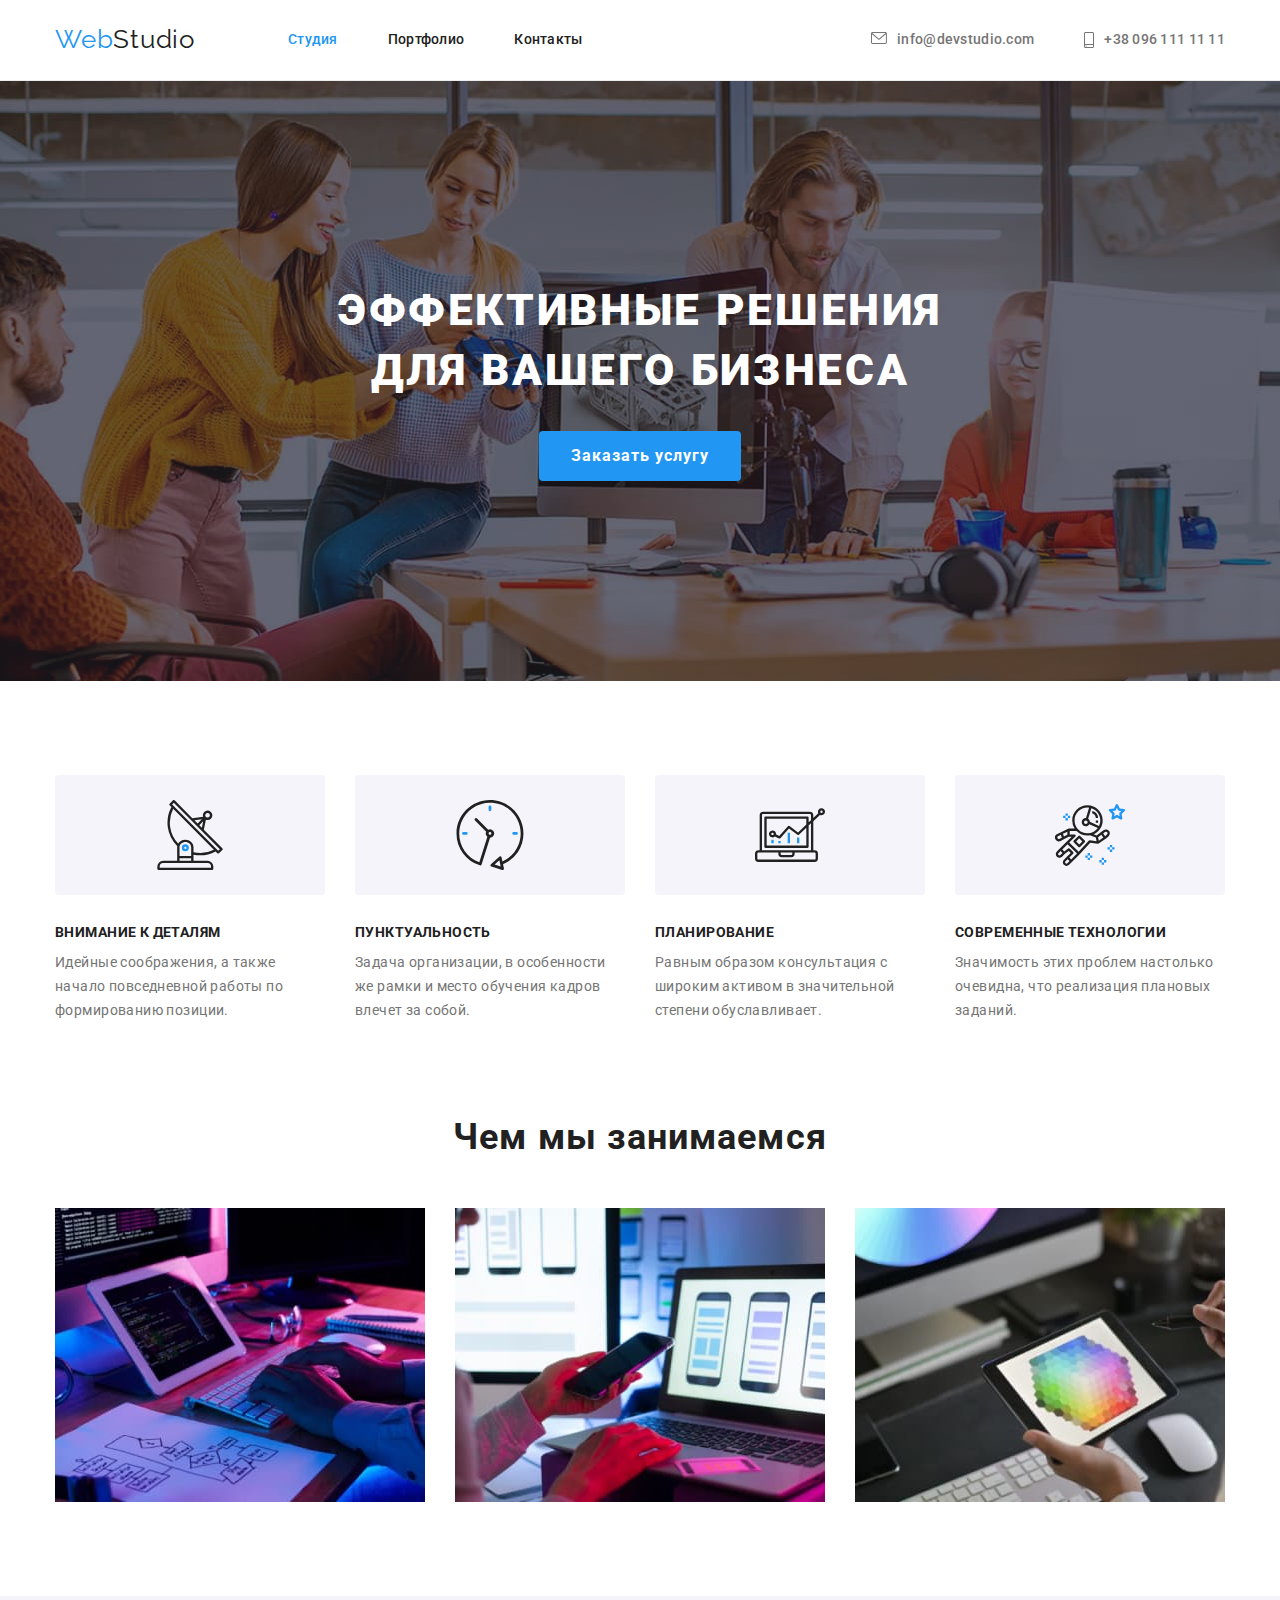
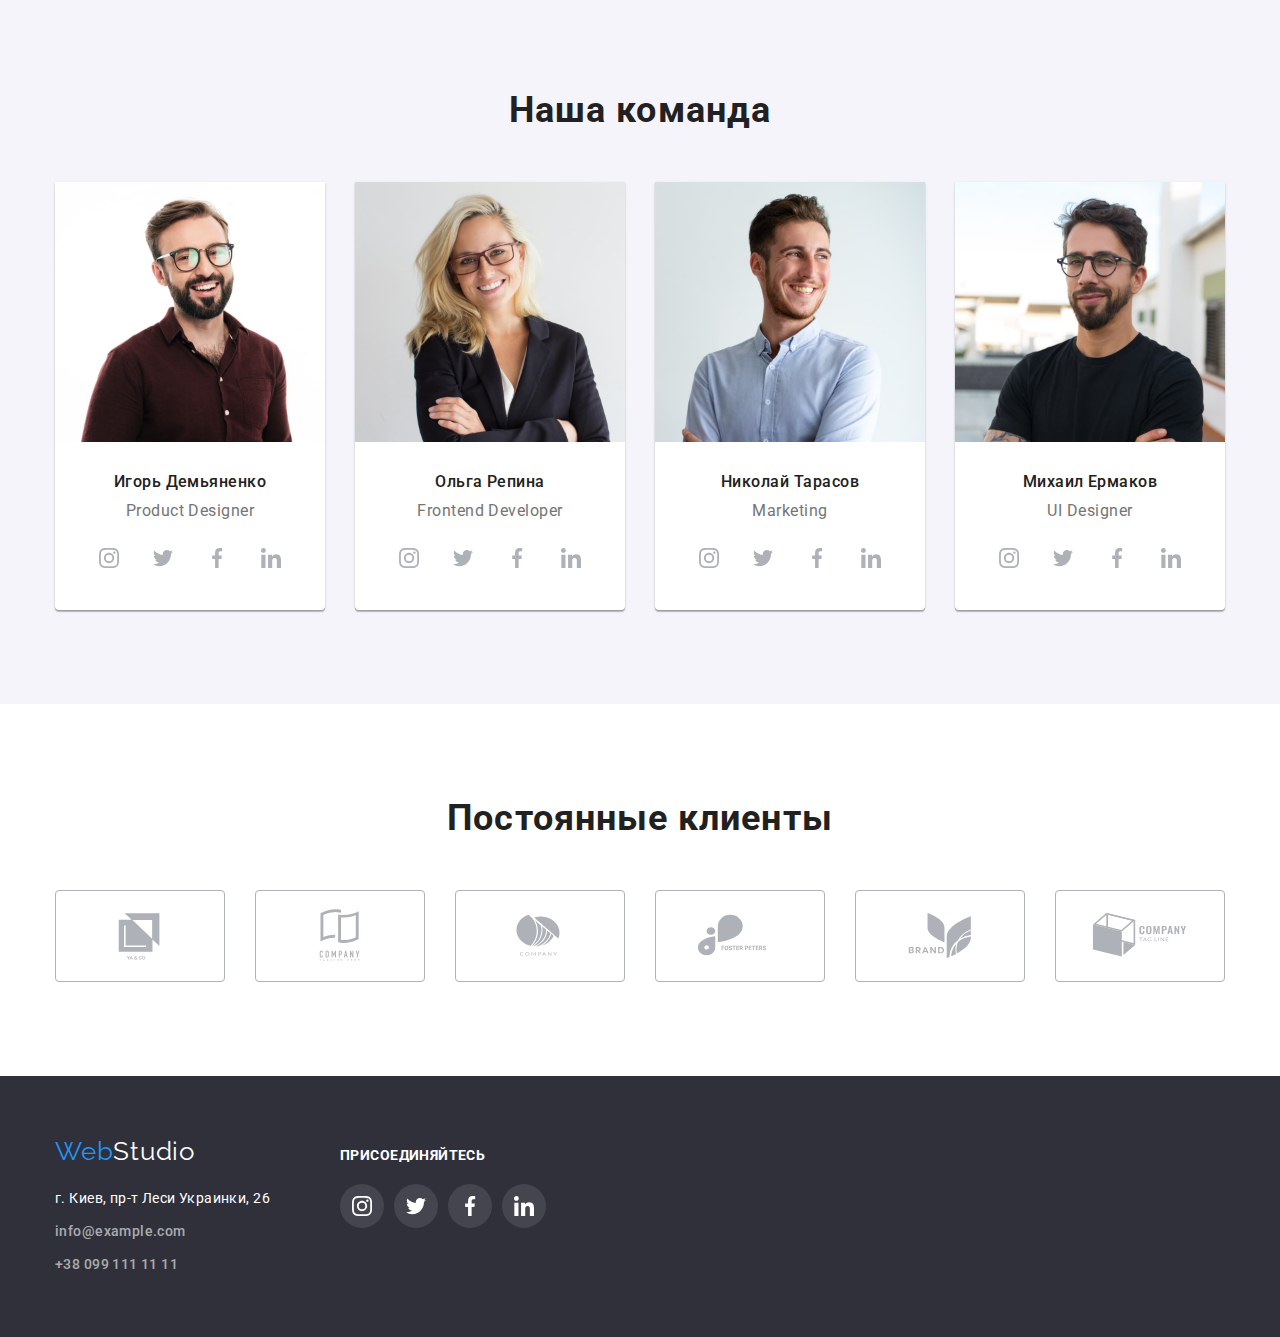
<file: index.html>
<!DOCTYPE html>
<html lang="ru">
  <head>
    <meta charset="UTF-8" />
    <meta http-equiv="X-UA-Compatible" content="IE=edge" />
    <meta name="viewport" content="width=device-width, initial-scale=1.0" />
    <title>Студия</title>
    <link
      rel="stylesheet"
      href="https://cdnjs.cloudflare.com/ajax/libs/modern-normalize/1.0.0/modern-normalize.min.css"
    />
    <link
      href="https://fonts.googleapis.com/css2?family=Raleway:wght@700&family=Roboto:wght@400;500;700;900&display=swap"
      rel="stylesheet"
    />
    <link rel="stylesheet" href="./css/styles.css" />
  </head>

  <body>
    <header class="head">
      <div class="container">
        <div class="head-nav">
          <a class="logo link" lang="en" href="./index.html"
            >Web<span class="logo-studio">Studio</span></a
          >
          <nav class="nav">
            <ul class="nav-link">
              <li class="item">
                <a class="nav link current-page" href="./index.html">Студия</a>
              </li>
              <li class="item">
                <a class="nav link" href="./portfolio.html">Портфолио</a>
              </li>
              <li class="item">
                <a class="nav link" href="#contacts">Контакты</a>
              </li>
            </ul>
          </nav>
          <ul class="nav-contact">
            <li class="item">
              <a class="contact link" href="mailto:info@devstudio.com">
                <svg class="contact-icon" width="16" height="12">
                  <use href="./images/icons.svg#icon-envelope"></use>
                </svg>
                info@devstudio.com</a
              >
            </li>
            <li class="item">
              <a class="contact link" href="tel:+380961111111">
                <svg class="contact-icon" width="10" height="16">
                  <use href="./images/icons.svg#icon-smartphone"></use>
                </svg>
                +38 096 111 11 11</a
              >
            </li>
          </ul>
        </div>
      </div>
    </header>

    <main class="main">
      <section class="hero section">
        <div class="container">
          <h1 class="text-hero">Эффективные решения для вашего бизнеса</h1>
          <button class="button" type="button">Заказать услугу</button>
        </div>
      </section>
      <section class="advantages section">
        <h2 class="visually-hidden">Наши преимущества</h2>
        <div class="container">
          <ul class="list">
            <li class="item">
              <div class="icon">
                <svg width="70" height="70">
                  <use href="./images/icons.svg#icon-antenna"></use>
                </svg>
              </div>
              <h3 class="secondary-header">Внимание к деталям</h3>
              <p class="description">
                Идейные соображения, а также начало повседневной работы по формированию позиции.
              </p>
            </li>
            <li class="item">
              <div class="icon">
                <svg width="70" height="70">
                  <use href="./images/icons.svg#icon-clock"></use>
                </svg>
              </div>
              <h3 class="secondary-header">Пунктуальность</h3>
              <p class="description">
                Задача организации, в особенности же рамки и место обучения кадров влечет за собой.
              </p>
            </li>
            <li class="item">
              <div class="icon">
                <svg width="70" height="70">
                  <use href="./images/icons.svg#icon-diagram"></use>
                </svg>
              </div>
              <h3 class="secondary-header">Планирование</h3>
              <p class="description">
                Равным образом консультация с широким активом в значительной степени обуславливает.
              </p>
            </li>
            <li class="item">
              <div class="icon">
                <svg width="70" height="70">
                  <use href="./images/icons.svg#icon-astronaut"></use>
                </svg>
              </div>
              <h3 class="secondary-header">Современные технологии</h3>
              <p class="description">
                Значимость этих проблем настолько очевидна, что реализация плановых заданий.
              </p>
            </li>
          </ul>
        </div>
      </section>
      <section class="what-we-do section">
        <div class="container">
          <h2 class="section-header">Чем мы занимаемся</h2>
          <ul class="images">
            <li class="img">
              <img
                src="./images/whatwedo/img-comp.jpg"
                alt="Работа с компьютером"
                width="370"
                height="294"
              />
            </li>
            <li class="img">
              <img
                src="./images/whatwedo/img-phone.jpg"
                alt="Работа с телефоном"
                width="370"
                height="294"
              />
            </li>
            <li class="img">
              <img
                src="./images/whatwedo/img-tablet.jpg"
                alt="Работа с планшетом"
                width="370"
                height="294"
              />
            </li>
          </ul>
        </div>
      </section>

      <section class="team section">
        <div class="container">
          <h2 class="section-header">Наша команда</h2>
          <ul class="team-list">
            <li class="teammate">
              <img
                src="./images/team/igor-demianenko.jpg"
                alt="Игорь Демьяненко"
                width="270"
                height="260"
              />
              <h3 class="name">Игорь Демьяненко</h3>
              <p class="profession" lang="en">Product Designer</p>
              <ul class="social list">
                <li class="social-item">
                  <a class="social-link link" href="">
                    <svg class="social-icon" width="20" height="20">
                      <use href="./images/icons.svg#icon-instagram"></use>
                    </svg>
                  </a>
                </li>
                <li class="social-item">
                  <a class="social-link link" href="">
                    <svg class="social-icon" width="20" height="20">
                      <use href="./images/icons.svg#icon-twitter"></use>
                    </svg>
                  </a>
                </li>
                <li class="social-item">
                  <a class="social-link link" href="">
                    <svg class="social-icon" width="20" height="20">
                      <use href="./images/icons.svg#icon-facebook"></use>
                    </svg>
                  </a>
                </li>
                <li class="social-item">
                  <a class="social-link link" href="">
                    <svg class="social-icon" width="20" height="20">
                      <use href="./images/icons.svg#icon-linkedin"></use>
                    </svg>
                  </a>
                </li>
              </ul>
            </li>
            <li class="teammate">
              <img
                src="./images/team/olga-repina.jpg"
                alt="Ольга Репина"
                width="270"
                height="260"
              />
              <h3 class="name">Ольга Репина</h3>
              <p class="profession" lang="en">Frontend Developer</p>
              <ul class="social list">
                <li class="social-item">
                  <a class="social-link link" href="">
                    <svg class="social-icon" width="20" height="20">
                      <use href="./images/icons.svg#icon-instagram"></use>
                    </svg>
                  </a>
                </li>
                <li class="social-item">
                  <a class="social-link link" href="">
                    <svg class="social-icon" width="20" height="20">
                      <use href="./images/icons.svg#icon-twitter"></use>
                    </svg>
                  </a>
                </li>
                <li class="social-item">
                  <a class="social-link link" href="">
                    <svg class="social-icon" width="20" height="20">
                      <use href="./images/icons.svg#icon-facebook"></use>
                    </svg>
                  </a>
                </li>
                <li class="social-item">
                  <a class="social-link link" href="">
                    <svg class="social-icon" width="20" height="20">
                      <use href="./images/icons.svg#icon-linkedin"></use>
                    </svg>
                  </a>
                </li>
              </ul>
            </li>
            <li class="teammate">
              <img
                src="./images/team/nikolay-tarasov.jpg"
                alt="Николай Тарасов"
                width="270"
                height="260"
              />
              <h3 class="name">Николай Тарасов</h3>
              <p class="profession" lang="en">Marketing</p>
              <ul class="social list">
                <li class="social-item">
                  <a class="social-link link" href="">
                    <svg class="social-icon" width="20" height="20">
                      <use href="./images/icons.svg#icon-instagram"></use>
                    </svg>
                  </a>
                </li>
                <li class="social-item">
                  <a class="social-link link" href="">
                    <svg class="social-icon" width="20" height="20">
                      <use href="./images/icons.svg#icon-twitter"></use>
                    </svg>
                  </a>
                </li>
                <li class="social-item">
                  <a class="social-link link" href="">
                    <svg class="social-icon" width="20" height="20">
                      <use href="./images/icons.svg#icon-facebook"></use>
                    </svg>
                  </a>
                </li>
                <li class="social-item">
                  <a class="social-link link" href="">
                    <svg class="social-icon" width="20" height="20">
                      <use href="./images/icons.svg#icon-linkedin"></use>
                    </svg>
                  </a>
                </li>
              </ul>
            </li>
            <li class="teammate">
              <img
                src="./images/team/mikhail-ermakov.jpg"
                alt="Михаил Ермаков"
                width="270"
                height="260"
              />
              <h3 class="name">Михаил Ермаков</h3>
              <p class="profession" lang="en">UI Designer</p>
              <ul class="social list">
                <li class="social-item">
                  <a class="social-link link" href="">
                    <svg class="social-icon" width="20" height="20">
                      <use href="./images/icons.svg#icon-instagram"></use>
                    </svg>
                  </a>
                </li>
                <li class="social-item">
                  <a class="social-link link" href="">
                    <svg class="social-icon" width="20" height="20">
                      <use href="./images/icons.svg#icon-twitter"></use>
                    </svg>
                  </a>
                </li>
                <li class="social-item">
                  <a class="social-link link" href="">
                    <svg class="social-icon" width="20" height="20">
                      <use href="./images/icons.svg#icon-facebook"></use>
                    </svg>
                  </a>
                </li>
                <li class="social-item">
                  <a class="social-link link" href="">
                    <svg class="social-icon" width="20" height="20">
                      <use href="./images/icons.svg#icon-linkedin"></use>
                    </svg>
                  </a>
                </li>
              </ul>
            </li>
          </ul>
        </div>
      </section>
      <section class="section">
        <div class="container">
          <h2 class="section-header">Постоянные клиенты</h2>
          <ul class="clients list">
            <li class="clients-item">
              <a class="client link" href="">
                <svg class="client-icon" width="106" height="60">
                  <use href="./images/icons.svg#icon-logo-first"></use>
                </svg>
              </a>
            </li>
            <li class="clients-item">
              <a class="client link" href="">
                <svg class="client-icon" width="106" height="60">
                  <use href="./images/icons.svg#icon-logo-second"></use>
                </svg>
              </a>
            </li>
            <li class="clients-item">
              <a class="client link" href="">
                <svg class="client-icon" width="106" height="60">
                  <use href="./images/icons.svg#icon-logo-third"></use>
                </svg>
              </a>
            </li>
            <li class="clients-item">
              <a class="client link" href="">
                <svg class="client-icon" width="106" height="60">
                  <use href="./images/icons.svg#icon-logo-fourth"></use>
                </svg>
              </a>
            </li>
            <li class="clients-item">
              <a class="client link" href="">
                <svg class="client-icon" width="106" height="60">
                  <use href="./images/icons.svg#icon-logo-fifth"></use>
                </svg>
              </a>
            </li>
            <li class="clients-item">
              <a class="client link" href="">
                <svg class="client-icon" width="106" height="60">
                  <use href="./images/icons.svg#icon-logo-sixth"></use>
                </svg>
              </a>
            </li>
          </ul>
        </div>
      </section>
    </main>

    <footer class="footer">
      <h2 class="visually-hidden">Футер</h2>
      <div class="container">
        <div>
          <a class="logo link" lang="en" href="./index.html"
            >Web<span class="logo-studio">Studio</span></a
          >
          <address class="footer-address" id="contacts">
            <ul>
              <li>
                <a
                  class="address link"
                  href="https://goo.gl/maps/GVKszzcCuVBAkBWa6"
                  target="_blank"
                  rel="noopener noreferrer"
                  >г. Киев, пр-т Леси Украинки, 26</a
                >
              </li>
              <li>
                <a class="contact link" href="mailto:info@example.com">info@example.com</a>
              </li>
              <li>
                <a class="contact link" href="tel:+380991111111">+38 099 111 11 11</a>
              </li>
            </ul>
          </address>
        </div>
        <div>
          <h3 class="secondary-header">присоединяйтесь</h3>
          <ul class="social list">
            <li class="social-item">
              <a class="social-link-footer link" href="">
                <svg class="social-icon-footer" width="20" height="20">
                  <use href="./images/icons.svg#icon-instagram"></use>
                </svg>
              </a>
            </li>
            <li class="social-item">
              <a class="social-link-footer link" href="">
                <svg class="social-icon-footer" width="20" height="20">
                  <use href="./images/icons.svg#icon-twitter"></use>
                </svg>
              </a>
            </li>
            <li class="social-item">
              <a class="social-link-footer link" href="">
                <svg class="social-icon-footer" width="20" height="20">
                  <use href="./images/icons.svg#icon-facebook"></use>
                </svg>
              </a>
            </li>
            <li class="social-item">
              <a class="social-link-footer link" href="">
                <svg class="social-icon-footer" width="20" height="20">
                  <use href="./images/icons.svg#icon-linkedin"></use>
                </svg>
              </a>
            </li>
          </ul>
        </div>
      </div>
    </footer>
  </body>
</html>
</file>
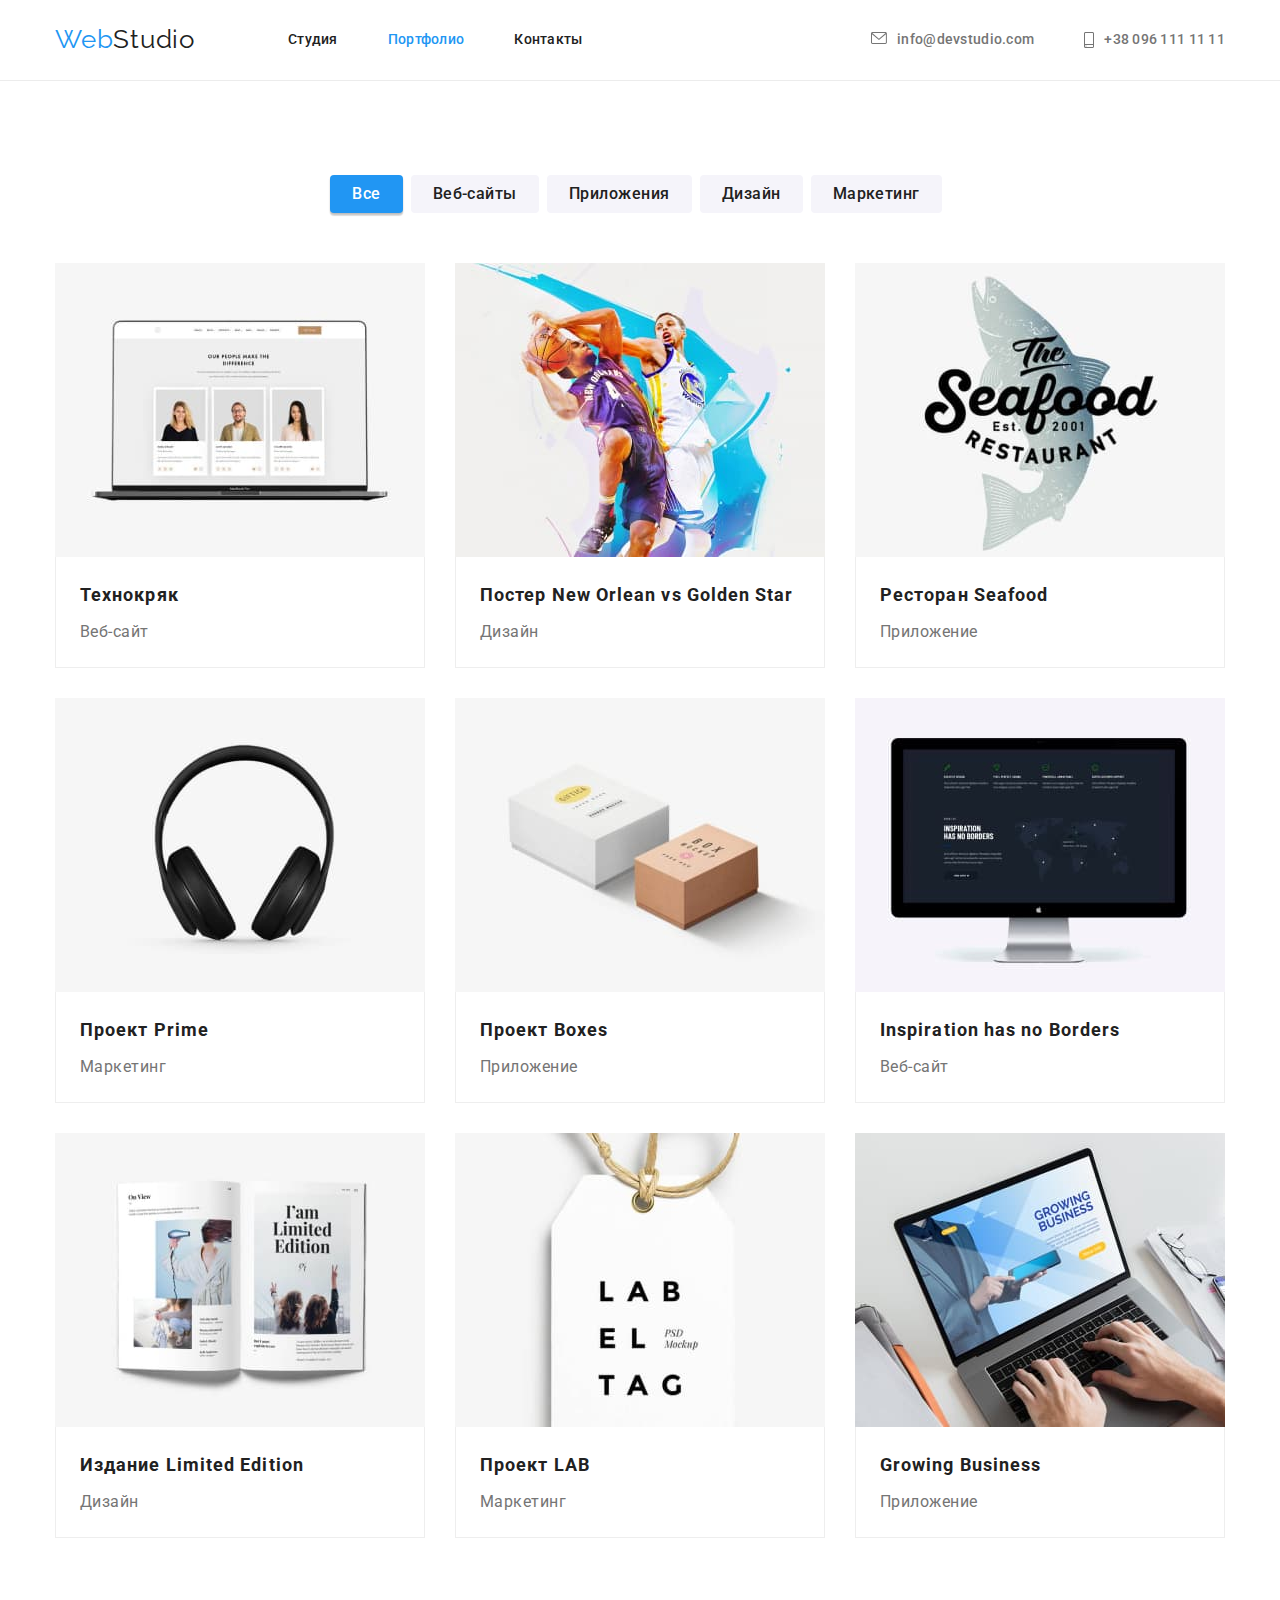
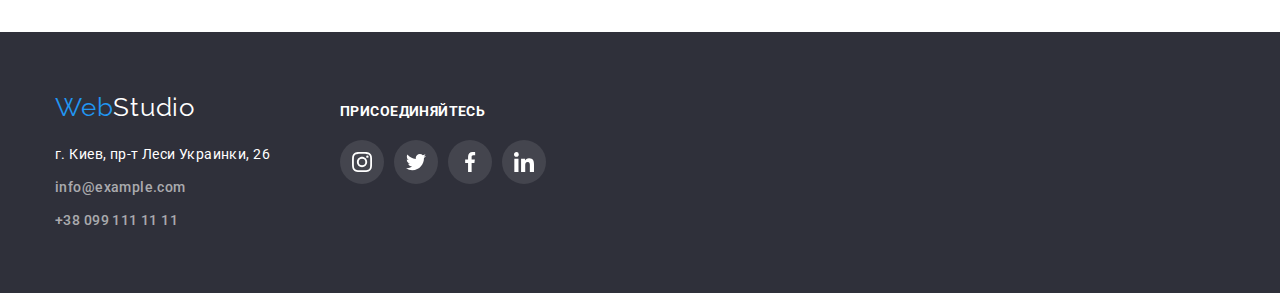
<file: portfolio.html>
<!DOCTYPE html>
<html lang="ru">
  <head>
    <meta charset="UTF-8" />
    <meta http-equiv="X-UA-Compatible" content="IE=edge" />
    <meta name="viewport" content="width=device-width, initial-scale=1.0" />
    <title>Студия</title>
    <link
      rel="stylesheet"
      href="https://cdnjs.cloudflare.com/ajax/libs/modern-normalize/1.0.0/modern-normalize.min.css"
    />
    <link
      href="https://fonts.googleapis.com/css2?family=Raleway:wght@700&family=Roboto:wght@400;500;700;900&display=swap"
      rel="stylesheet"
    />
    <link rel="stylesheet" href="./css/styles.css" />
  </head>

  <body>
    <header class="head">
      <div class="container">
        <div class="head-nav">
          <a class="logo link" lang="en" href="./index.html"
            >Web<span class="logo-studio">Studio</span></a
          >
          <nav class="nav">
            <ul class="nav-link">
              <li class="item">
                <a class="nav link" href="./index.html">Студия</a>
              </li>
              <li class="item">
                <a class="nav link current-page" href="./portfolio.html">Портфолио</a>
              </li>
              <li class="item">
                <a class="nav link" href="#contacts">Контакты</a>
              </li>
            </ul>
          </nav>
          <ul class="nav-contact">
            <li class="item">
              <a class="contact link" href="mailto:info@devstudio.com">
                <svg class="contact-icon" width="16" height="12">
                  <use href="./images/icons.svg#icon-envelope"></use>
                </svg>
                info@devstudio.com</a
              >
            </li>
            <li class="item">
              <a class="contact link" href="tel:+380961111111">
                <svg class="contact-icon" width="10" height="16">
                  <use href="./images/icons.svg#icon-smartphone"></use>
                </svg>
                +38 096 111 11 11</a
              >
            </li>
          </ul>
        </div>
      </div>
    </header>

    <main>
      <section class="section">
        <div class="container">
          <h1 class="visually-hidden">Портфолио</h1>
          <ul class="filter">
            <li class="item">
              <button class="filter-button active" type="button">Все</button>
            </li>
            <li class="item">
              <button class="filter-button" type="button">Веб-сайты</button>
            </li>
            <li class="item">
              <button class="filter-button" type="button">Приложения</button>
            </li>
            <li class="item">
              <button class="filter-button" type="button">Дизайн</button>
            </li>
            <li class="item">
              <button class="filter-button" type="button">Маркетинг</button>
            </li>
          </ul>
          <ul class="work-list">
            <li class="item">
              <a class="link" href="">
                <img
                  src="./images/portfolio/img-techno.jpg"
                  alt="Страница сайта с командой"
                  width="370"
                  height="294"
                />
                <div class="text-project">
                  <h2 class="project">Технокряк</h2>
                  <p class="project-description">Веб-сайт</p>
                </div>
              </a>
            </li>
            <li class="item">
              <a class="link" href="">
                <img
                  src="./images/portfolio/img-basketball.jpg"
                  alt="Баскетболисты"
                  width="370"
                  height="294"
                />
                <div class="text-project">
                  <h2 class="project">Постер New Orlean vs Golden Star</h2>
                  <p class="project-description">Дизайн</p>
                </div>
              </a>
            </li>
            <li class="item">
              <a class="link" href="">
                <img
                  src="./images/portfolio/img-seafood.jpg"
                  alt="Логотип ресторана Seafood"
                  width="370"
                  height="294"
                />
                <div class="text-project">
                  <h2 class="project">Ресторан Seafood</h2>
                  <p class="project-description">Приложение</p>
                </div>
              </a>
            </li>
            <li class="item">
              <a class="link" href="">
                <img
                  src="./images/portfolio/img-headphones.jpg"
                  alt="Наушники"
                  width="370"
                  height="294"
                />
                <div class="text-project">
                  <h2 class="project">Проект Prime</h2>
                  <p class="project-description">Маркетинг</p>
                </div>
              </a>
            </li>
            <li class="item">
              <a class="link" href="">
                <img
                  src="./images/portfolio/img-boxes.jpg"
                  alt="Коробки"
                  width="370"
                  height="294"
                />
                <div class="text-project">
                  <h2 class="project">Проект Boxes</h2>
                  <p class="project-description">Приложение</p>
                </div>
              </a>
            </li>
            <li class="item">
              <a class="link" href="">
                <img
                  src="./images/portfolio/img-monitor.jpg"
                  alt="Монитор"
                  width="370"
                  height="294"
                />
                <div class="text-project">
                  <h2 class="project">Inspiration has no Borders</h2>
                  <p class="project-description">Веб-сайт</p>
                </div>
              </a>
            </li>
            <li class="item">
              <a class="link" href="">
                <img
                  src="./images/portfolio/img-limited.jpg"
                  alt="Журнал"
                  width="370"
                  height="294"
                />
                <div class="text-project">
                  <h2 class="project">Издание Limited Edition</h2>
                  <p class="project-description">Дизайн</p>
                </div>
              </a>
            </li>
            <li class="item">
              <a class="link" href="">
                <img src="./images/portfolio/img-lab.jpg" alt="Ярлык" width="370" height="294" />
                <div class="text-project">
                  <h2 class="project">Проект LAB</h2>
                  <p class="project-description">Маркетинг</p>
                </div>
              </a>
            </li>
            <li class="item">
              <a class="link" href="">
                <img
                  src="./images/portfolio/img-laptop.jpg"
                  alt="Ноутбук"
                  width="370"
                  height="294"
                />
                <div class="text-project">
                  <h2 class="project">Growing Business</h2>
                  <p class="project-description">Приложение</p>
                </div>
              </a>
            </li>
          </ul>
        </div>
      </section>
    </main>

    <footer class="footer">
      <h2 class="visually-hidden">Футер</h2>
      <div class="container">
        <div>
          <a class="logo link" lang="en" href="./index.html"
            >Web<span class="logo-studio">Studio</span></a
          >
          <address class="footer-address" id="contacts">
            <ul>
              <li>
                <a
                  class="address link"
                  href="https://goo.gl/maps/GVKszzcCuVBAkBWa6"
                  target="_blank"
                  rel="noopener noreferrer"
                  >г. Киев, пр-т Леси Украинки, 26</a
                >
              </li>
              <li>
                <a class="contact link" href="mailto:info@example.com">info@example.com</a>
              </li>
              <li>
                <a class="contact link" href="tel:+380991111111">+38 099 111 11 11</a>
              </li>
            </ul>
          </address>
        </div>
        <div>
          <h3 class="secondary-header">присоединяйтесь</h3>
          <ul class="social list">
            <li class="social-item">
              <a class="social-link-footer link" href="">
                <svg class="social-icon-footer" width="20" height="20">
                  <use href="./images/icons.svg#icon-instagram"></use>
                </svg>
              </a>
            </li>
            <li class="social-item">
              <a class="social-link-footer link" href="">
                <svg class="social-icon-footer" width="20" height="20">
                  <use href="./images/icons.svg#icon-twitter"></use>
                </svg>
              </a>
            </li>
            <li class="social-item">
              <a class="social-link-footer link" href="">
                <svg class="social-icon-footer" width="20" height="20">
                  <use href="./images/icons.svg#icon-facebook"></use>
                </svg>
              </a>
            </li>
            <li class="social-item">
              <a class="social-link-footer link" href="">
                <svg class="social-icon-footer" width="20" height="20">
                  <use href="./images/icons.svg#icon-linkedin"></use>
                </svg>
              </a>
            </li>
          </ul>
        </div>
      </div>
    </footer>
  </body>
</html>
</file>
<file: css/styles.css>
/* Основное */


:root {
    --primary-text-color: #757575;
    --secondary-text-color: #212121;
    --white-text-color: #FFFFFF;
    --alternative-text-color: #2196F3;
    --secondary-background-color: #F5F4FA;
    --footer-background-color: #2F303A;
    --primary-backgound-color: #FFFFFF;
    --contact-text-color: rgba(255, 255, 255, 0.6);
    --button-background-color: #188CE8;
    --fill-color: #AFB1B8;
}


html {
    box-sizing: border-box;
}

*,
*::after,
*::before {
    box-sizing: inherit;
}


body {
    color: var(--primary-text-color);
    font-family: "Roboto", sans-serif;
    background-color: var(--primary-backgound-color);
}


ul {
    list-style-type: none;
}

img {
    display: block;
    max-width: 100%;
    height: auto;
}


h1,
h2,
h3,
ul,
p {
    margin: 0;
    padding: 0;
}


.container {
    width: 1200px;
    padding: 0 15px;
    margin: auto;
}

.section {
    padding-top: 94px;
    padding-bottom: 94px;
}


/* Хедер */


.head {
    border-bottom: 1px solid #ECECEC;
}


.logo-studio {
    color: var(--secondary-text-color);
}


.head-nav {
    display: flex;
    align-items: center;
    max-height: 80px;
}


.nav-link,
.nav-contact {
    display: flex;
}


.nav-link {
    margin-left: 93px;
}


.nav-contact .item + .item {
    margin-left: 50px;
}


.nav-link .item + .item {
    margin-left: 50px;
}


.nav-contact {
    margin-left: auto;
    padding-top: 32px;
    padding-bottom: 32px;
}

.nav {
    color: var(--secondary-text-color);
    font-weight: 500;
    font-size: 14px;
    line-height: 1.14;
    letter-spacing: 0.02em;
}


.contact {
    display: flex;
    color: var(--primary-text-color);
    font-weight: 500;
    font-size: 14px;
    line-height: 1.14;
    letter-spacing: 0.02em;
    gap: 10px;
}

.contact-icon {
    fill: currentColor;
}


.address {
    color: var(--white-text-color);
    font-size: 14px;
    line-height: 1.71;    
    letter-spacing: 0.03em;
}



/* Главные секции */

/* Герой */

.hero {
    max-width: 1600px;
    padding-top: 200px;
    padding-bottom: 200px;
    margin-left: auto;
    margin-right: auto;
    background-color: #C4C4C4;
    background-image: linear-gradient(to right, rgba(47, 48, 58, 0.4), rgba(47, 48, 58, 0.4)),
    url(../images/hero-img.jpg);
    background-repeat: no-repeat;
    background-size: cover;
    background-position: 50% 50%;
}


.hero > .container {
    margin-left: auto;
    margin-right: auto;
    align-items: center;    
}

.text-hero {
    color: var(--white-text-color);
    font-weight: 900;
    font-size: 44px;
    line-height: 1.36;
    text-align: center;
    letter-spacing: 0.06em;
    text-transform: uppercase;
    width: 696px;
    height: 120px;
    margin-bottom: 30px;
    margin-left: auto;
    margin-right: auto;
}


.button {
    font-family: inherit;
    font-weight: 700;
    font-size: 16px;
    line-height: 1.87;
    letter-spacing: 0.06em;
    color: var(--white-text-color);
    background-color: var(--alternative-text-color);
    cursor: pointer;
    display: flex;
    border-radius: 4px;
    padding: 10px 32px;
    border: 0;   
    margin-left: auto;
    margin-right: auto;
}


.button:hover,
.button:focus {
    background-color: var(--button-background-color);
}



/* Наши преимущества */



.section.advantages {
    padding-bottom: 0;
}

.section-header {
    font-weight: 700;
    font-size: 36px;
    line-height: 1.16;
    text-align: center;
    letter-spacing: 0.03em;

    color: var(--secondary-text-color);
}

.visually-hidden {
    position: absolute;
    width: 1px;
    height: 1px;
    margin: -1px;
    border: 0;
    padding: 0;
    white-space: nowrap;
    clip-path: inset(100%);
    clip: rect(0 0 0 0);
    overflow: hidden;
}

.list {
    display: flex;
}

.list > .item {
    width: 270px;
    margin-right: 30px;
}

.icon {
    display: flex;
    background-color: var(--secondary-background-color);
    margin-bottom: 30px;
    border-radius: 4px;
    width: 270px;
    height: 120px;
    justify-content: center;
    align-items: center;
}


.list .item:nth-last-child(1) {
    margin-right: 0;
}


.secondary-header {
    font-weight: 700;
    font-size: 14px;
    line-height: 1.14;
    letter-spacing: 0.03em;
    text-transform: uppercase;
    color: var(--secondary-text-color);
    margin-bottom: 10px;
}


.description {
    font-size: 14px;
    line-height: 1.71;
    letter-spacing: 0.03em;
}




/* Чем мы занимаемся */



.images  {
    display: flex;
    margin-top: 50px;
}

.images > .img {
    width: 370px;
    margin-right: 30px;
}

.images .img:nth-last-child(1) {
    margin-right: 0;
}



/* Наша команда */



.team {
    background-color: var(--secondary-background-color);
}


.name {
    font-weight: 500;
    font-size: 16px;
    line-height: 1.19;
    text-align: center;
    letter-spacing: 0.03em;
    color: var(--secondary-text-color);
}


.profession {
    font-size: 16px;
    line-height: 1.19;
    text-align: center;
    letter-spacing: 0.03em;
    margin-bottom: 16px;
}

.team-list {
    display: flex;
    margin-top: 50px;
}

.team-list .teammate {
    background-color: var(--white-text-color);
    width: 270px;
    margin-right: 30px;
    padding-bottom: 30px;
    box-shadow: 0px 1px 3px rgba(0, 0, 0, 0.12), 0px 1px 1px rgba(0, 0, 0, 0.14), 0px 2px 1px rgba(0, 0, 0, 0.2);
    border-radius: 0px 0px 4px 4px;
}

.team-list .teammate:nth-last-child(1) {
    margin-right: 0;
}


.name {
    margin-top: 30px;
    margin-bottom: 10px;
}

.social-item {
    width: 44px;
    height: 44px;
}

.social-link {
    width: 100%;
    height: 100%;
    color: var(--fill-color);
    border-radius: 50%;
    display: flex;
    justify-content: center;
    align-items: center;
}

.social-icon {
    fill: currentColor;
}


.social.list {
    justify-content: center;
    gap: 10px;
}

.social .social-link:hover,
.social .social-link:focus {
    background-color: var(--alternative-text-color);
    color: var(--white-text-color);
}



/* Постоянные клиенты */

.clients {
    gap: 30px;
    margin-top: 50px;
}

.clients-item {
    width: 170px;
    height: 92px;
}

.client {
    display: flex;
    width: 100%;
    height: 100%;
    color: var(--fill-color);
    border: 1px solid var(--fill-color);
    border-radius: 4px;
    justify-content: center;
    align-items: center;
}

.client-icon {
    fill: currentColor;
}

.client:hover,
.client:focus {
    border: 1px solid var(--alternative-text-color);
}


/* Футер */



.logo {         
    font-family: "Raleway", sans-serif;
    color: var(--alternative-text-color);
    font-size: 26px;
    line-height: 1.2;
    letter-spacing: 0.03em;
}

.footer {
    background-color: var(--footer-background-color);
}

.footer .contact {
    line-height: 1.71;
    letter-spacing: 0.03em;
    color: var(--contact-text-color);
}


.footer .logo-studio {
    color: var(--white-text-color);
}


.footer {
    padding-top: 60px;
    padding-bottom: 60px;
}


.footer-address li:not(:first-child) {
    margin-top: 9px;
}


.link {
    text-decoration: none;
}


.footer-address {
    font-style: normal;
    margin-top: 20px;
}


.link:hover,
link:focus {
    color: var(--alternative-text-color);
}


.footer .container {
    display: flex;
    gap: 70px;
}

.footer .secondary-header {
    color: var(--white-text-color);
    padding-top: 12px;
    margin-bottom: 20px;
}

.social-link-footer {
    color: var(--white-text-color);
    background: rgba(255, 255, 255, 0.1);
    width: 100%;
    height: 100%;
    border-radius: 50%;
    display: flex;
    justify-content: center;
    align-items: center;
}

.social-link-footer:hover,
.social-link-footer:focus {
    background-color: var(--alternative-text-color);
    color: var(--white-text-color);
}

.social-icon-footer {
    fill: currentColor;
}



/* Страничка Портфолио */

/* Фильтр */

.filter {
    display: flex;
    align-items: center;
    margin-left: auto;
    margin-right: auto;
    justify-content: center;
    margin-bottom: 50px;
}


.filter-button {
    font-family: inherit;
    color: var(--secondary-text-color);
    background-color: var(--secondary-background-color);
    font-weight: 500;
    font-size: 16px;
    line-height: 1.62;
    letter-spacing: 0.03em;
    cursor: pointer;
    border-radius: 4px;
    border: 0;
    padding: 6px 22px;
}

.filter .item {
    margin-right: 8px;
}

.filter .img:nth-last-child(1) {
    margin-right: 0;
}


.filter-button:hover,
.filter-button:focus,
.active {
    color: var(--white-text-color);
    background-color: var(--alternative-text-color);
    box-shadow: 0px 3px 1px rgba(0, 0, 0, 0.1), 0px 1px 2px rgba(0, 0, 0, 0.08), 0px 2px 2px rgba(0, 0, 0, 0.12);
}


/* Работы */

.project {
    font-weight: 700;
    font-size: 18px;
    line-height: 2;
    letter-spacing: 0.06em;
    color: var(--secondary-text-color);
}


.project-description {
    font-size: 16px;
    line-height: 1.88;
    letter-spacing: 0.03em;
    color: var(--primary-text-color);
    margin-top: 4px;
}


.current-page {
    color: var(--alternative-text-color);
}

.work-list {
    display: flex;
    margin-top: 50px;
    flex-wrap: wrap;
}

.work-list .item {
    width: 370px;
    margin-right: 30px;
    margin-bottom: 30px;
}

.text-project {
    padding: 20px 24px;
    border: 1px solid #EEEEEE;
    border-top: none;
}


.work-list .item:nth-child(3n) {
    margin-right: 0;
}

.work-list .item:nth-last-child(-n+3) {
    margin-bottom: 0;
}

.work-list .link {
    display: block;
}

.work-list .link:hover,
.work-list .link:hover {
    box-shadow: 0px 1px 1px rgba(0, 0, 0, 0.12), 0px 4px 4px rgba(0, 0, 0, 0.06), 1px 4px 6px rgba(0, 0, 0, 0.16);
}
</file>
